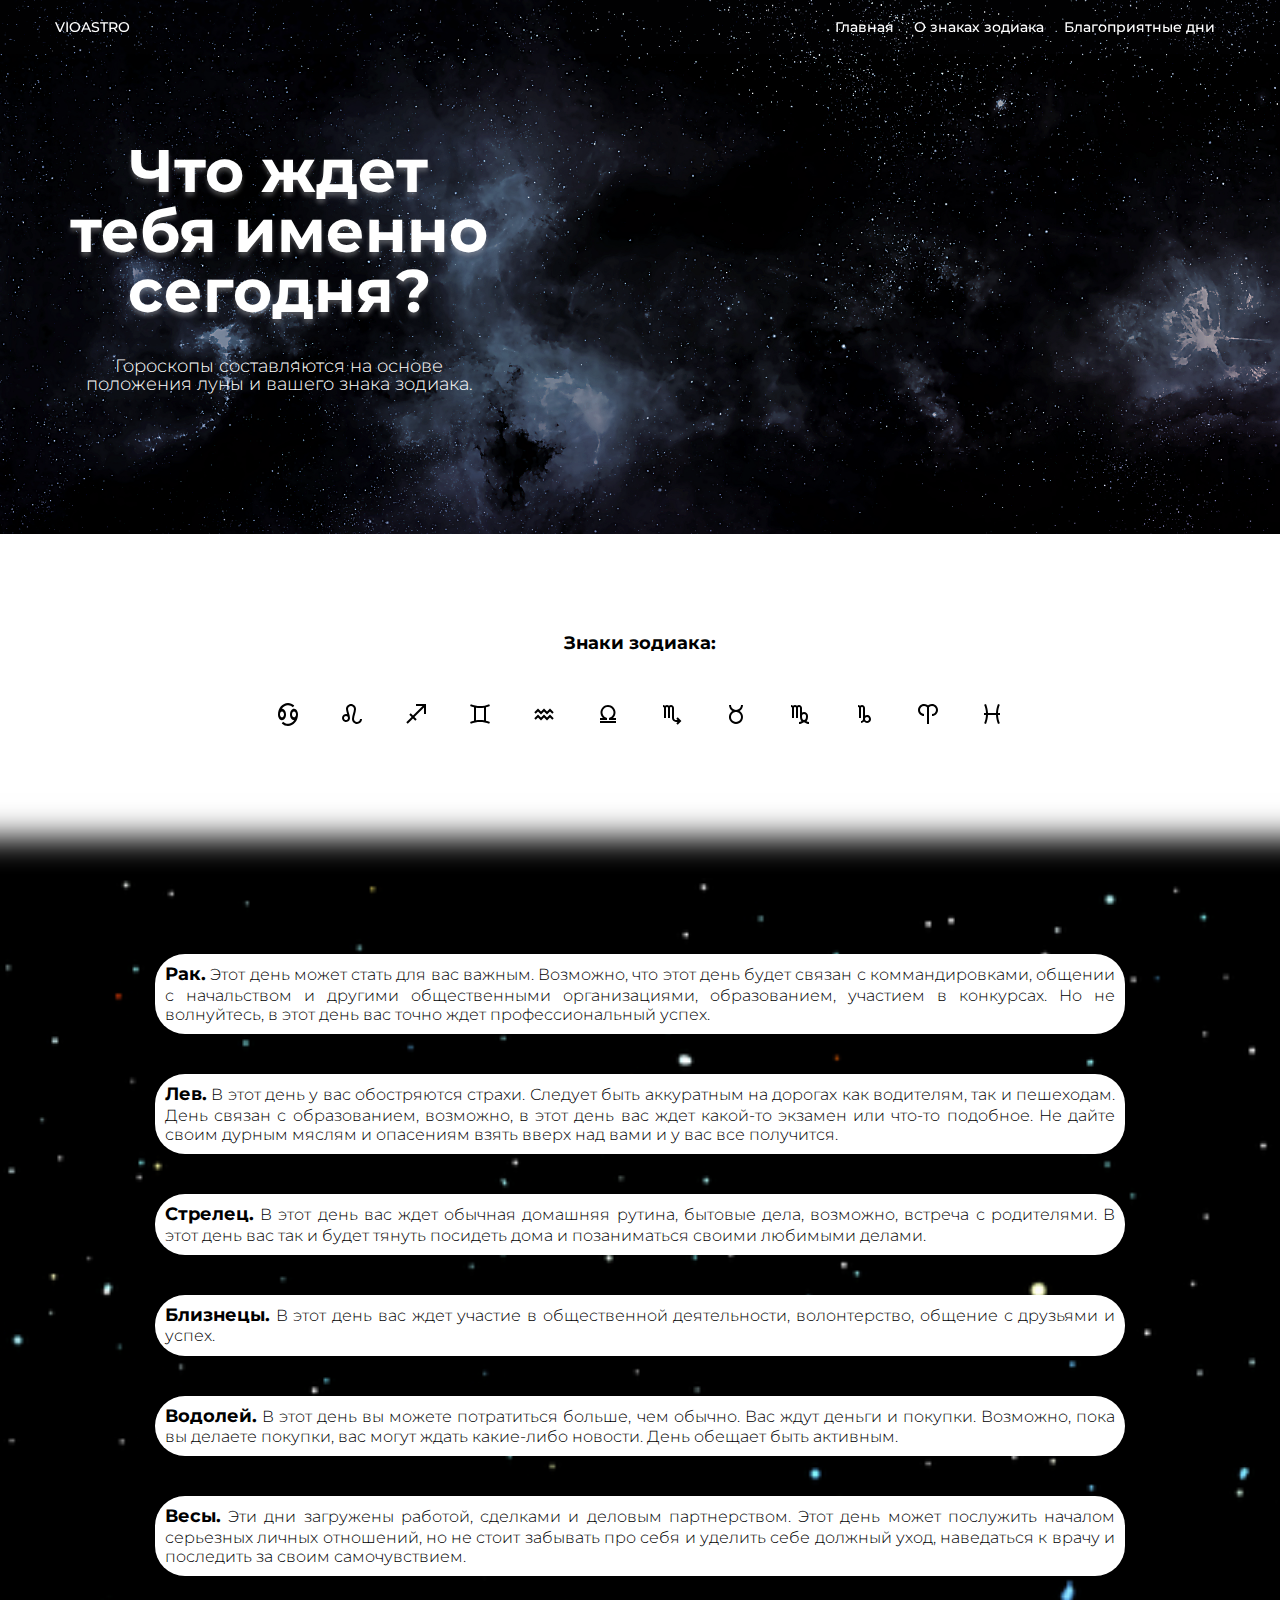
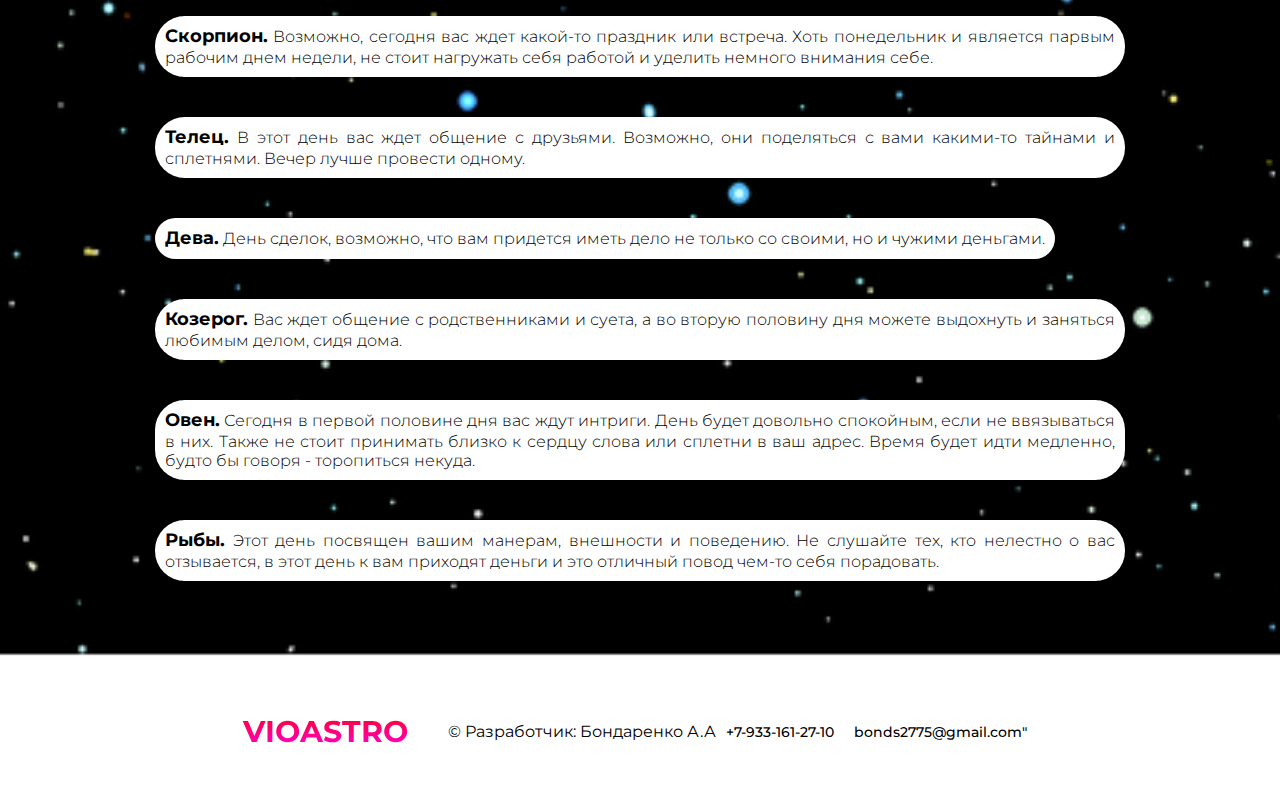
<file: index.html>
<!DOCTYPE html>
<html lang="en">
<head>
    <meta charset="UTF-8">
    <meta http-equiv="X-UA-Compatible" content="IE=edge">
    <link rel="stylesheet" href="css/style.css">
    <link href="https://fonts.googleapis.com/css?family=Montserrat:regular,500,600,700,800,900," rel="stylesheet" />
    <meta name="viewport" content="width=device-width, initial-scale=1.0">
    <title>VIOASTRO - гороскопы, узнай о сегодняшнем дне всё</title>
</head>
<body>
    <div class="wrapper">
      <header class="header">
        <div class="header__container _container">
          <div class="header__logo">VIOASTRO</div>
          <input type="checkbox" id="burger">
        <label for="burger"></label>      
          <nav>
          <ul>
            <li><a href="index.html">Главная</a></li>
              <li><a href="pages/Zodiak.html">О знаках зодиака</a></li>
              <li><a href="pages/favorable.html">Благоприятные дни</a></li>
          </ul>
      </nav>
        </div>
      </header>
<section class="main">
  <div class="main__container _container">
    <div class="main__content ">
    <div class="main__content_title">
<h1>Что ждет <br> тебя именно  <br> сегодня?</h1>
    </div>
    <div class="main__content_subtitle">
<h2>Гороскопы составляются на основе <br> положения луны и вашего знака зодиака.</h2>
    </div>
  </div>
 <div class="main_vioastro">
<p>VIOASTRO</p>
  </div>  
  </div>
</section>
<div class="zodiak">
  <div class="zodiak__container _container">
    <div class="zodiak__container_title">
      Знаки зодиака:
    </div>
    <div class="zodiak__container_zodiaks">
     <div data-tooltip="Рак" class="zod">
      <img src="img/рак.svg" alt="">
     </div>
     <div data-tooltip="Лев"class="zod">
      <img src="img/leo.svg" alt="">
     </div>
     <div data-tooltip="стрелец" class="zod">
      <img src="img/стрелец.svg" alt="">
     </div>
     <div data-tooltip="близнецы"class="zod">
      <img src="img/близнецы.svg" alt="">
     </div>
     <div data-tooltip="водолей"class="zod">
      <img src="img/водолей.svg" alt="">
     </div>
     <div data-tooltip="весы"class="zod">
      <img src="img/весы.svg" alt="">
     </div>
     <div data-tooltip="скорпион"class="zod">
      <img src="img/скорпион.svg" alt="">
     </div>
     <div data-tooltip="телец"class="zod">
      <img src="img/телец.svg" alt="">
     </div>
     <div data-tooltip="дева"class="zod">
      <img src="img/дева.svg" alt="">
     </div>
     <div data-tooltip="козерог"class="zod">
      <img src="img/козерог.svg" alt="">
     </div>
     <div data-tooltip="овен"class="zod">
      <img src="img/овен.svg" alt="">
     </div>
     <div data-tooltip="рыбы"class="zod">
      <img src="img/рыбы.svg" alt="">
     </div>
    </div>
  </div>
</div>
<div class="horoscopes">
  <div class="horoscopes__container _containerH">
    <div class="cancer__horoscopes">
      <strong>Рак.</strong> Этот день может стать для вас важным. Возможно, что этот день будет связан с коммандировками, общении с начальством
      и другими общественными организациями, образованием, участием в конкурсах. Но не волнуйтесь, в этот день вас точно ждет профессиональный успех.
    </div>
    <div class="lion__horoscopes">
      <strong>Лев.</strong> В этот день у вас обостряются страхи. Следует быть аккуратным на дорогах как водителям, так и пешеходам. День связан с образованием, 
      возможно, в этот день вас ждет какой-то экзамен или что-то подобное. Не дайте своим дурным мяслям и опасениям взять вверх над вами и у вас все получится.
    </div>
    <div class="Sagittarius__horoscopes">
      <strong>Стрелец.</strong> В этот день вас ждет обычная домашняя рутина, бытовые дела, возможно, встреча с родителями. 
      В этот день вас так и будет тянуть посидеть дома и позаниматься своими любимыми делами.
    </div>
    <div class="twins__horoscopes">
      <strong>Близнецы.</strong> В этот день вас ждет участие в общественной деятельности, волонтерство, 
      общение с друзьями и успех.
    </div>
    <div class="Aquarius_horoscopes">
      <strong>Водолей.</strong> В этот день вы можете потратиться больше, чем обычно. Вас ждут деньги и покупки. Возможно, пока вы делаете покупки, 
      вас могут ждать какие-либо новости. День обещает быть активным.
    </div>
    <div class="Scales__horoscopes">
      <strong>Весы.</strong> Эти дни загружены работой, сделками и деловым партнерством. 
      Этот день может послужить началом серьезных личных отношений, но не стоит забывать про себя и уделить себе должный уход, 
      наведаться к врачу и последить за своим самочувствием.
    </div>
    <div class="Scorpion__horoscopes">
      <strong>Скорпион.</strong> Возможно, сегодня вас ждет какой-то праздник или встреча. 
      Хоть понедельник и является парвым рабочим днем недели, не стоит нагружать себя работой и уделить немного внимания себе.
    </div>
    <div class="Taurus__horoscopes">
      <strong>Телец.</strong> В этот день вас ждет общение с друзьями. Возможно, они поделяться с вами какими-то тайнами и сплетнями. 
      Вечер лучше провести одному.
    </div>
    <div class="Virgo__horoscopes">
      <strong>Дева.</strong> День сделок, возможно, что вам придется иметь дело не только со своими, но и чужими деньгами.
    </div>
    <div class="Capricorn__horoscopes">
      <strong>Козерог.</strong> Вас ждет общение с родственниками и суета, а во вторую половину дня можете выдохнуть и заняться любимым делом, сидя дома.
    </div>
    <div class="Aries__horoscopes">
      <strong>Овен.</strong> Сегодня в первой половине дня вас ждут интриги. День будет довольно спокойным, если не ввязываться в них.
      Также не стоит принимать близко к сердцу слова или сплетни в ваш адрес. Время будет идти медленно, будто бы говоря - торопиться некуда.
    </div>
    <div class="fish__horoscopes">
      <strong>Рыбы.</strong> Этот день посвящен вашим манерам, внешности и поведению. 
      Не слушайте тех, кто нелестно о вас отзывается, в этот день к вам приходят деньги и это отличный повод чем-то себя порадовать.
    </div>
  </div>
</div>
</div>
<footer class="footer">
  <div class="footer__container _container">
    <div class="footer_vioastro">
      <p>VIOASTRO</p>
        </div>
    <div class="footer__container_contacts">
      <div class="footer__container_developer">&copy; Разработчик: Бондаренко А.А</div>
      <a href="tel:4805550103" class="footer__container_contacts-phone">+7-933-161-27-10</a>
		  <a href="mailto:bonds2775@gmail.com" class="footer__container_contacts-email">bonds2775@gmail.com"</a>
    </div>
  </div>
</footer>
<script src="js/script.js"></script>
</body>
</html>
</file>
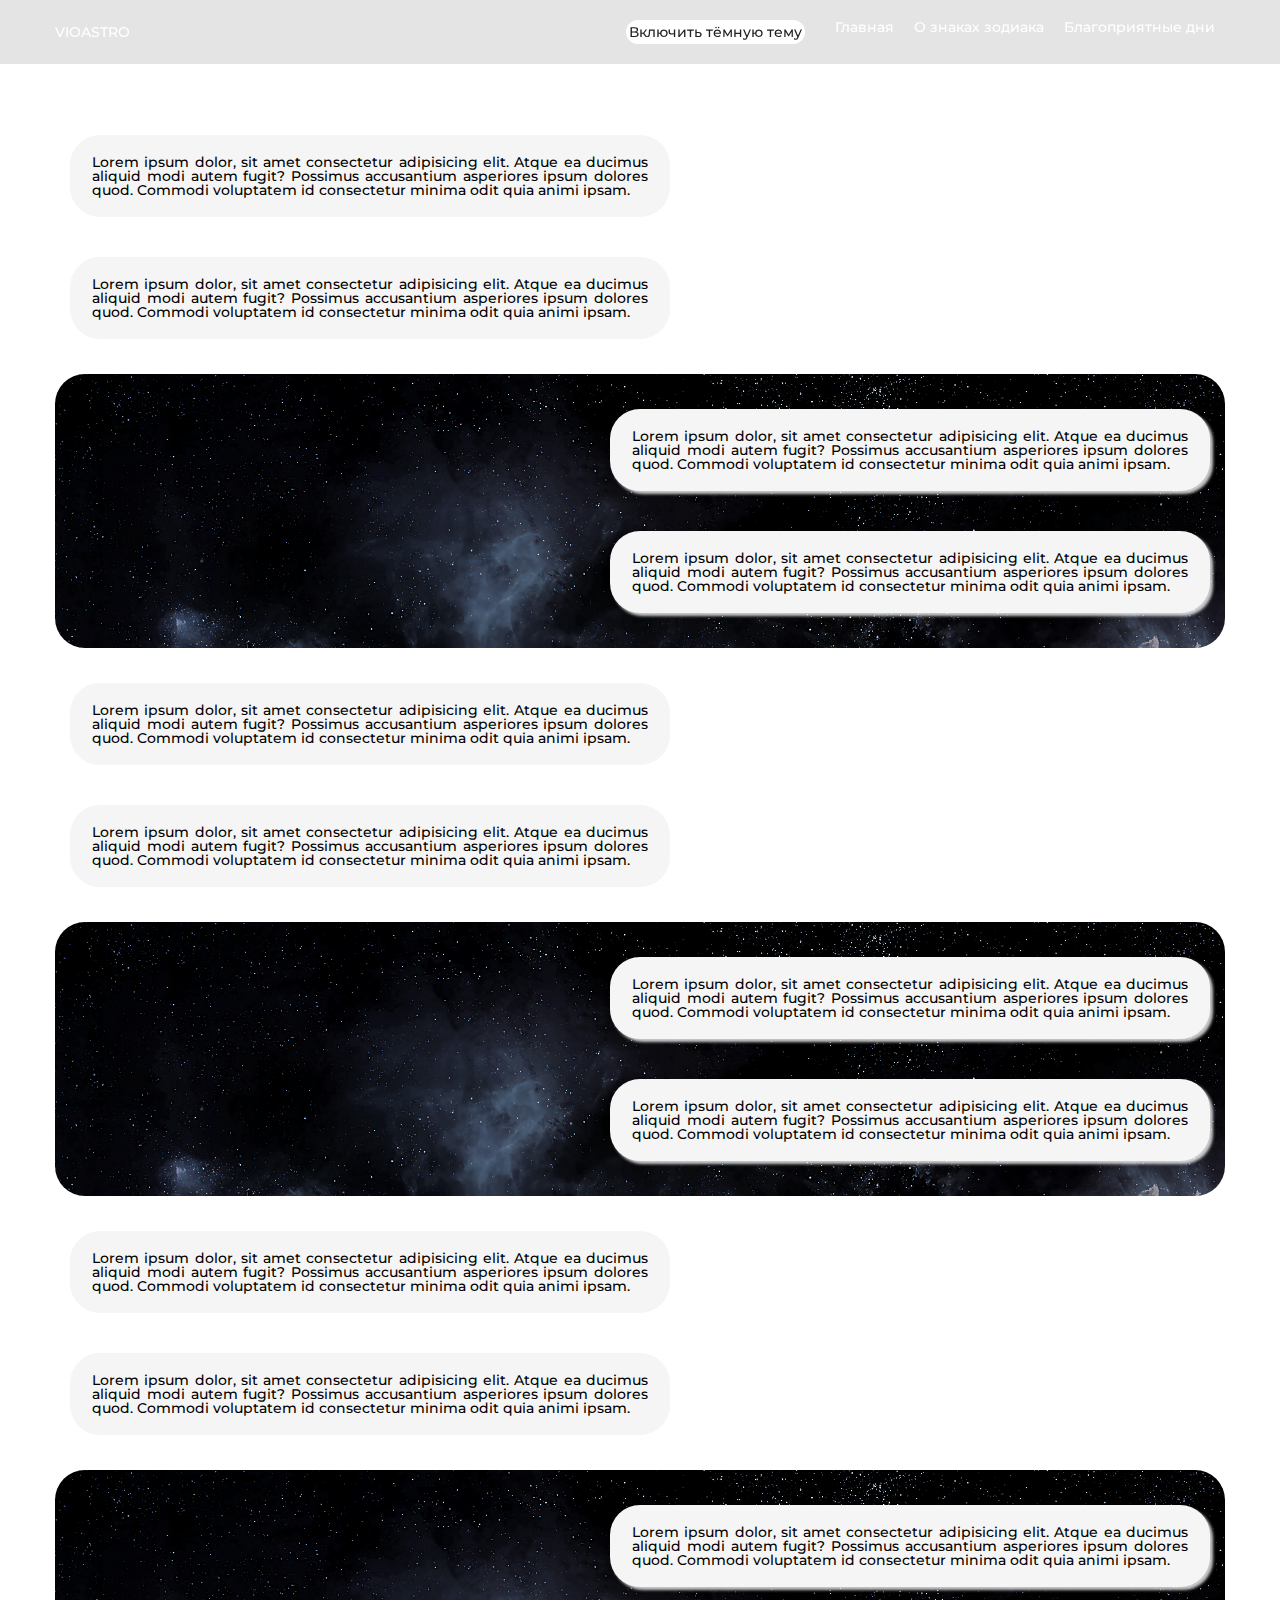
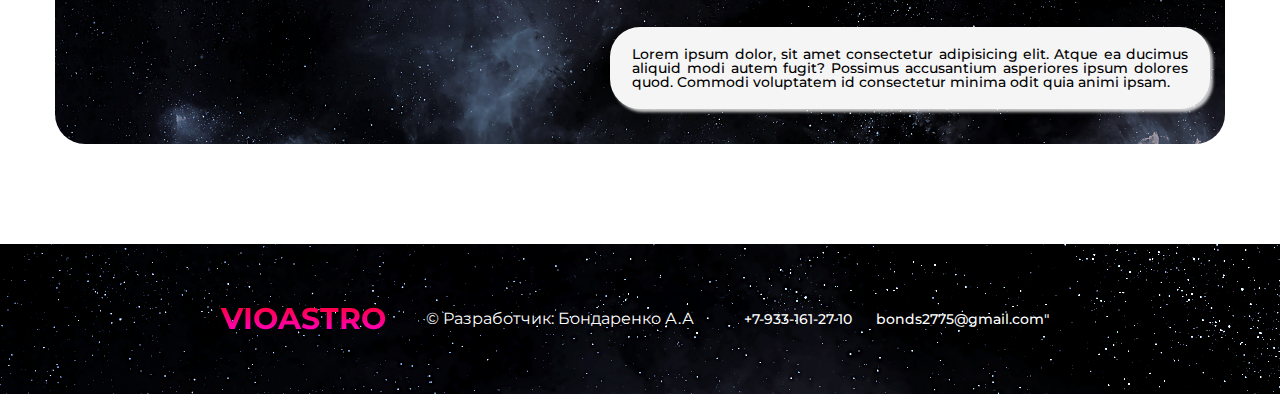
<file: pages/Zodiak.html>
<!DOCTYPE html>
<html lang="en">
<head>
    <meta charset="UTF-8">
    <meta http-equiv="X-UA-Compatible" content="IE=edge">
    <meta name="viewport" content="width=device-width, initial-scale=1.0">
    <link rel="stylesheet" href="../css/zodiakStyle.css">
    <link href="https://fonts.googleapis.com/css?family=Montserrat:regular,500,600,700,800,900," rel="stylesheet" />
    <title>О знаках зодиака - VIOASTRO</title>
</head>
<body id="main>
<div class="wrapper">
    <header class="header">
        <div class="header__container _container">
          <div class="header__logo">VIOASTRO</div>
          <input type="checkbox" id="burger">
        <label for="burger"></label>      
          <nav>
          <ul>
            <p class="theme"id="select" onclick="darkLight()">Включить тёмную тему</p>
            <li><a href="../index.html">Главная</a></li>
              <li><a href="../pages/Zodiak.html">О знаках зодиака</a></li>
              <li><a href="../pages/favorable.html">Благоприятные дни</a></li>
          </ul>
      </nav>
        </div>
      </header>
    <section class="main">
        <div class="main__container _container">
            <div class="white__blocks">
       <div class="main__container_zodiak-white">Lorem ipsum dolor, sit amet consectetur adipisicing elit. 
    Atque ea ducimus aliquid modi autem fugit? Possimus accusantium asperiores 
    ipsum dolores quod. Commodi voluptatem id consectetur minima odit quia animi ipsam.
   </div>
   <div class="main__container_zodiak-white">Lorem ipsum dolor, sit amet consectetur adipisicing elit. 
    Atque ea ducimus aliquid modi autem fugit? Possimus accusantium asperiores 
    ipsum dolores quod. Commodi voluptatem id consectetur minima odit quia animi ipsam.
   </div>            
            </div>
            <div class="withbackground__blocks">
                <div class="main__container_zodiak-white">Lorem ipsum dolor, sit amet consectetur adipisicing elit. 
             Atque ea ducimus aliquid modi autem fugit? Possimus accusantium asperiores 
             ipsum dolores quod. Commodi voluptatem id consectetur minima odit quia animi ipsam.
            </div>
            <div class="main__container_zodiak-white">Lorem ipsum dolor, sit amet consectetur adipisicing elit. 
             Atque ea ducimus aliquid modi autem fugit? Possimus accusantium asperiores 
             ipsum dolores quod. Commodi voluptatem id consectetur minima odit quia animi ipsam.
            </div>            
            </div>
            <div class="white__blocks">
                <div class="main__container_zodiak-white">Lorem ipsum dolor, sit amet consectetur adipisicing elit. 
             Atque ea ducimus aliquid modi autem fugit? Possimus accusantium asperiores 
             ipsum dolores quod. Commodi voluptatem id consectetur minima odit quia animi ipsam.
            </div>
            <div class="main__container_zodiak-white">Lorem ipsum dolor, sit amet consectetur adipisicing elit. 
             Atque ea ducimus aliquid modi autem fugit? Possimus accusantium asperiores 
             ipsum dolores quod. Commodi voluptatem id consectetur minima odit quia animi ipsam.
            </div>            
            </div>
            <div class="withbackground__blocks">
                        <div class="main__container_zodiak-white">Lorem ipsum dolor, sit amet consectetur adipisicing elit. 
                     Atque ea ducimus aliquid modi autem fugit? Possimus accusantium asperiores 
                     ipsum dolores quod. Commodi voluptatem id consectetur minima odit quia animi ipsam.
                    </div>
                    <div class="main__container_zodiak-white">Lorem ipsum dolor, sit amet consectetur adipisicing elit. 
                     Atque ea ducimus aliquid modi autem fugit? Possimus accusantium asperiores 
                     ipsum dolores quod. Commodi voluptatem id consectetur minima odit quia animi ipsam.
                    </div>            
            </div>
            <div class="white__blocks">
                <div class="main__container_zodiak-white">Lorem ipsum dolor, sit amet consectetur adipisicing elit. 
             Atque ea ducimus aliquid modi autem fugit? Possimus accusantium asperiores 
             ipsum dolores quod. Commodi voluptatem id consectetur minima odit quia animi ipsam.
            </div>
            <div class="main__container_zodiak-white">Lorem ipsum dolor, sit amet consectetur adipisicing elit. 
             Atque ea ducimus aliquid modi autem fugit? Possimus accusantium asperiores 
             ipsum dolores quod. Commodi voluptatem id consectetur minima odit quia animi ipsam.
            </div>            
            </div>
            <div class="withbackground__blocks">
                        <div class="main__container_zodiak-white">Lorem ipsum dolor, sit amet consectetur adipisicing elit. 
                     Atque ea ducimus aliquid modi autem fugit? Possimus accusantium asperiores 
                     ipsum dolores quod. Commodi voluptatem id consectetur minima odit quia animi ipsam.
                    </div>
                    <div class="main__container_zodiak-white">Lorem ipsum dolor, sit amet consectetur adipisicing elit. 
                     Atque ea ducimus aliquid modi autem fugit? Possimus accusantium asperiores 
                     ipsum dolores quod. Commodi voluptatem id consectetur minima odit quia animi ipsam.
                    </div>            
            </div>
        </div>
    </section>
    <footer class="footer">
        <div class="footer__container _container">
          <div class="footer_vioastro">
            <p>VIOASTRO</p>
              </div>
          <div class="footer__container_developer">&copy; Разработчик: Бондаренко А.А</div>
          <div class="footer__container_contacts">
            <a href="tel:4805550103" class="footer__container_contacts-phone">+7-933-161-27-10</a>
                <a href="mailto:bonds2775@gmail.com" class="footer__container_contacts-email">bonds2775@gmail.com"</a>
          </div>
        </div>
      </footer>
</div>
<script type="text/javascript" src="../js/script.js"></script>
</body>
</html>
</file>
<file: css/style.css>
*,
*::before,
*::after{
  padding: 0;
  margin: 0;
  border:  0;
  box-sizing: border-box;
}
a{
  text-decoration: none;
}
ul,
ol,
li{
  list-style: none;
  color: #ffffff;
}

h1,
h2,
h3,
h4,
h5,
h6{
  font-weight: inherit;
  font-size: inherit;
}
html,
body{
  height: 100%;
  line-height: 1;
  font-weight: 500;
  font-size: 14px;
font-family: Montserrat;

}

.wrapper {
  min-height: 100%;
  overflow: hidden;
  display: flex;
  flex-direction: column;
}

._container{
    max-width: 1170px;
    margin: 0px auto;
    padding: 0 20px;
    box-sizing: content-box;
  }
  ._containerH{
    max-width: 970px;
    margin: 0px auto;
    padding: 0 20px;
    box-sizing: content-box;
  }
  /* ==========================меню============================== */
  #burger, [for=burger]{
    display: none;
}
@media screen and (min-width: 740px){
  .header{
    position: fixed;
    top: 0;
    width: 100%; 
  padding: 20px 0;
  background-color: #0c0915cb;
  transition: 2s ease;
}
.header:hover{
  background-color: #0c09151c;
}
.header__container{
  display: flex;
  justify-content: space-between;
  align-items: center;
}
.header__logo{
  color: white;
}
 ul{
  display: flex;
  justify-content: flex-end;
 }
 ul li>*{
  color: #ffffff;
  margin: 0 10px 0 10px;
 }
}
@media screen and (max-width: 740px) {
  .header{
    top: 0;
    width: 100%; 
  padding: 9px 0;
  background-color: #0c0915f3;
}
.header__logo{
  color: white;
}
    .container{
        width: 80%;
    }          
    [for=burger]{
        display: block;
        position: fixed;
        width: 30px;
        text-align: center;
        right: 20px;
        top: 10px;
    }
    [for=burger]::before{
      color: #c5c5c59a;
        content: '☰';
    }
    nav{
        display: none;
border-radius: 20px;
        position: fixed;
        top: 10px;
        left: 50%;
        margin-top: 30px;
        background: rgba(53, 53, 53, 0.751);
        width: 40%;
        user-select: none;
    }
    nav ul {
        margin: 0 0 10px 0;
        padding: 10px;
    }
    nav ul li a{
      color: #f3f3f3;
    }
    nav ul>*:not(:last-child){
margin: 10px;
    }
    #burger:checked + label + nav{
        display: flex;
        justify-content: center;
        align-items: center;
        text-align: center;
        animation: show .5s ease;
    }
    #burger:checked +[for=burger]::before{
        content: '⮾';
    }
}
@keyframes show {
    0%{
        opacity: 0;
    }
    100%{
        opacity: 1;
    }
}
  /* =======================Главная=============================================== */

  .main{
    background: url(../img/bgcosmos.png) ;
    background-size: cover;
  }
  .main__container {
    text-align: center;
  }
  @media (max-width: 820px) {
    .main__container {
      padding: 50px 0;
    }
  } 
  .main__content {
    padding: 15px;
  }
  .main__content>*:not(:last-child){
    margin: 0 0 0.6em 0;
  }
  @media (max-width: 462px) {
    .main__content {
      padding: 0 10px;
    }
  }
  .main__content_title {
    color: white;
    font-size: 60px;
    font-weight: 700;
    letter-spacing: 1.2;
    text-shadow: 0px 4px 4px rgba(255, 255, 255, 0.25);
  }
  .main__content_subtitle {
    color: white;
    font-size: 18px;
    font-weight: 300;
    letter-spacing: 1.2;
  }
  @media (max-width: 820px) {
    .main__content_title{
      font-weight: 500;
      font-size: 40px;
    }
  } 
  @media (max-width: 462px) {
    .main__content_title{
      font-weight: 400;
      font-size: 30px;
    }
    .main__content_subtitle{
      color: white;
      font-size: 14px;
      font-weight: 300;
      letter-spacing: 1.2;
    }
    .main__content {
      padding: calc(1em - 0.5%);
    }
  }
  .main_vioastro {
    padding: 100px;
    display: flex;
    justify-content: center;
    font-size: 56px;
    align-items: center;
    font-weight: 700;
    text-align: center;
    color: transparent;    
    background-clip: text;
    background-image: linear-gradient(to bottom, red, fuchsia);
 opacity: 0;
    transition: 2s; 
  }
  
  .main_vioastro:hover{
    opacity: 1;
    transition: 2s;
  } 
  @media (max-width: 460px) {
    .main_vioastro > p:nth-child(1) {
      display: none;
      }
      .main_vioastro {
        display: none;
        }
  } 
  @media (min-width: 820px) {
    .main__container {
      display: flex;
      flex: 1 0 50%;
      overflow: hidden;
      padding: 9em 0;
      justify-content: space-between;
    }
  }  
  /* ========================Иконки с ЗЗ===================================== */
  .zodiak {
    padding: 100px 0;
  }
  .zodiak__container_title {
    text-align: center;
    font-weight: 700;
    font-size: 18px;
  }
  .zodiak__container_zodiaks {
    display: flex;
    padding: 30px 0;
  justify-content: center;
  flex-wrap: wrap;
  }
  .zod {
    margin: 20px ;
  }
  [data-tooltip] {
     position: relative; 
    } 
    [data-tooltip]::after { 
      content: attr(data-tooltip); 
      position: absolute; 
      display: flex;
      justify-content: center;
      width: 100px;
      left: -2.5em;
      top: 0; 
      text-align: center;
      background: #ffffff; 
      color: #000000; 
      padding: 0.5em; 
      box-shadow: 2px 2px 5px rgba(0, 0, 0, 0.3); 
      pointer-events: none; 
      opacity: 0; 
      transition: 1s; 
     } 
     [data-tooltip]:hover::after{ 
      opacity: 1; 
      top: 2em; 
    }
    /* ===============Гороскопы============================================== */
    .horoscopes {
      padding:  4em 0;
      background: url(../img/horoscopes.jpg);
      background-size: cover;
      box-shadow: 0 50px 30px 90px #000;
    }
    .horoscopes__container {
      display: flex;   
      flex-wrap: wrap;
    }
    strong{
      font-weight: 700;
      font-size: 18px;
    }
    .horoscopes__container>*{
      border-radius: 30px;
      color: #000000;
      font-size: 16px;
      font-weight: 300;
      text-align: justify;
      line-height: 1.2;
      padding: 10px;
      background-color: #ffffff;
      margin: 20px 0 20px 0;
    }
    @media (max-width: 500px) {
      .horoscopes__container>*{
        font-size: 10px;
      }
      strong{
        font-weight: 600;
        font-size: 14px;
      }
    }
/* =================================== */
.footer{
  padding: 50px 0;
}
.footer__container {
  display: flex;
  flex-direction: row;
  align-items: center;
justify-content: center;
flex-wrap: wrap;
}
.footer__container>*{
  padding: 10px 20px;
}
.footer__container_developer {
  font-weight: 400;
  font-size: 16px;
  line-height: 140%;
}
.footer__container_contacts{
  display: flex;
  align-items: center;
  flex-wrap: wrap;
  justify-content: center;
  text-align: center;
}
.footer__container_contacts>*{
  margin: 5px 10px;
  color: #000;
}
.footer__container_contacts>*:not(:last-child){
  margin: 0 10px 0 0;
}
.footer_vioastro{
  display: flex;
  font-size: 30px;
  align-items: center;
  font-weight: 700;
  text-align: center;
  color: transparent;    
  -webkit-background-clip: text;
  background-clip: text;
  background-image: linear-gradient(to bottom, red, fuchsia);
}

@media (max-width: 400px) {
  .footer__container_contacts{
display: flex;
flex: 0 1 100%;
flex-direction: column;
align-items: center;
text-align: center;
  }
  .footer__container_contacts>*{
    margin: 10px 0;
  }
}
</file>
<file: css/zodiakStyle.css>
*,
*::before,
*::after{
  padding: 0;
  margin: 0;
  border:  0;
  box-sizing: border-box;
}
a{
  text-decoration: none;
}
ul,
ol,
li{
  list-style: none;
  color: #ffffff;
}

h1,
h2,
h3,
h4,
h5,
h6{
  font-weight: inherit;
  font-size: inherit;
}
html,
body{
  height: 100%;
  line-height: 1;
  font-weight: 500;
  font-size: 14px;
font-family: Montserrat;

}

.wrapper {
  min-height: 100%;
  overflow: hidden;
  display: flex;
  flex-direction: column;
}

._container{
    max-width: 1170px;
    margin: 0px auto;
    padding: 0 20px;
    box-sizing: content-box;
  }
  ._containerH{
    max-width: 970px;
    margin: 0px auto;
    padding: 0 20px;
    box-sizing: content-box;
  }
  /* ==========================меню============================== */
  #burger, [for=burger]{
    display: none;
}
@media screen and (min-width: 740px){
  .header{
    position: fixed;
    top: 0;
    width: 100%; 
  padding: 20px 0;
  background-color: #0c0915cb;
  transition: 2s ease;
}
.header:hover{
  background-color: #0c09151c;
}
.header__container{
  display: flex;
  justify-content: space-between;
  align-items: center;
}
.header__logo{
  color: white;
}
.theme-dark {
  background: rgb(1, 1, 15);
  color: rgb(0, 0, 0);
}
.theme {
  background: #ffffff;
  border-radius: 30px;
  color: #212121;
  padding: 5px 3px;
  margin: 0 20px 0 0;
  cursor: pointer;
}
.theme-light {
  background: white;
  color: black;
}
 ul{
  display: flex;
  justify-content: flex-end;
 }
 ul li>*{
  color: #ffffff;
  margin: 0 10px 0 10px;
 }
}
.theme-button{
    position: absolute;
    right: 5px;
    top: 5px;
    display: inline-block;
    padding: 10px 25px;
    cursor: pointer;
}
@media screen and (max-width: 740px) {
  .theme-dark {
    background: rgb(1, 1, 15);
    color: rgb(0, 0, 0);
  }
  .theme {
    background: #ffffff;
    border-radius: 30px;
    color: #212121;
    padding: 5px 3px;
    margin: 0 20px 0 0;
    cursor: pointer;
  }
  .theme-light {
    background: white;
    color: black;
  }
  .header{
    top: 0;
    width: 100%; 
  padding: 9px 0;
  background-color: #0c0915f3;
}
.header__logo{
  color: white;
}
    .container{
        width: 80%;
    }          
    [for=burger]{
        display: flex;
        flex-direction: column;
        position: fixed;
        width: 30px;
        text-align: center;
        right: 20px;
        top: 10px;
    }
    [for=burger]::before{
      color: #d3d3d39a;
        content: '☰';
    }
    nav{
      border-radius: 20px;
        display: none;
        position: fixed;
        top: 20px;
        left: 50%;
        margin-top: 30px;
        background: rgba(46, 46, 46, 0.849);
        width: 40%;
        user-select: none;
    }
    nav ul {
        margin: 0 0 10px 0;
        padding: 10px;
        list-style-type: none;
    }
    nav ul li a{
      color: #ededed;
    }
    nav ul>*:not(:last-child){
margin: 10px;
    }
    #burger:checked + label + nav{
        display: flex;
        justify-content: center;
        align-items: center;
        text-align: center;
        animation: show .5s ease;
    }
    #burger:checked +[for=burger]::before{
        content: '⮾';
    }
}

@keyframes show {
    0%{
        opacity: 0;
    }
    100%{
        opacity: 1;
    }
}

/* ===================================Главный контент================================================== */

.main {
    padding: 100px 0;
}
.white__blocks {
    display: flex;
    justify-content: flex-start;
    flex-direction: column;
    padding: 15px;
    text-align: justify;
}
.withbackground__blocks {
    padding: 15px;
    display: flex;
    text-align: justify;
    align-items: flex-end;
    flex-direction: column;
    border-radius: 30px;
    background: url(../img/bgcosmos.png);
    background-size: cover;
}
.main__container_zodiak-white {
    border-radius: 30px;
    max-width: 600px;
    background: #F5F5F5;
    margin: 20px 0;
    padding: 20px 22px;
    box-shadow: 3px 3px 3px 0 rgba(255, 255, 255, 0.784);
}

/* =============Подвал====================== */
.footer{
    padding: 50px 0;
    background: url(../img/bgcosmos.png);
  }
  .footer__container {
    display: flex;
    align-items: center;
  justify-content: center;
  flex-wrap: wrap;
  }
  .footer__container>*{
    padding: 10px 20px;
  }
  .footer__container_developer {
    font-weight: 400;
    font-size: 16px;
    line-height: 140%;
    color: #ffffff;
  }
  .footer__container_contacts {
  }
  .footer__container_contacts>*{
    margin: 0 10px;
    color: #ffffff;
  }
  .footer__container_contacts>*:not(:last-child){
    margin: 0 10px;
  }
  .footer_vioastro{
    display: flex;
    font-size: 30px;
    align-items: center;
    font-weight: 700;
    text-align: center;
    color: transparent;    
    -webkit-background-clip: text;
    background-clip: text;
    background-image: linear-gradient(to bottom, red, fuchsia);
  }
  
  @media (max-width: 400px) {
    .footer__container_contacts{
  display: grid;
  align-items: center;
  text-align: center;
    }
    .footer__container_contacts>*{
      margin: 10px 0;
    }
  }
</file>
